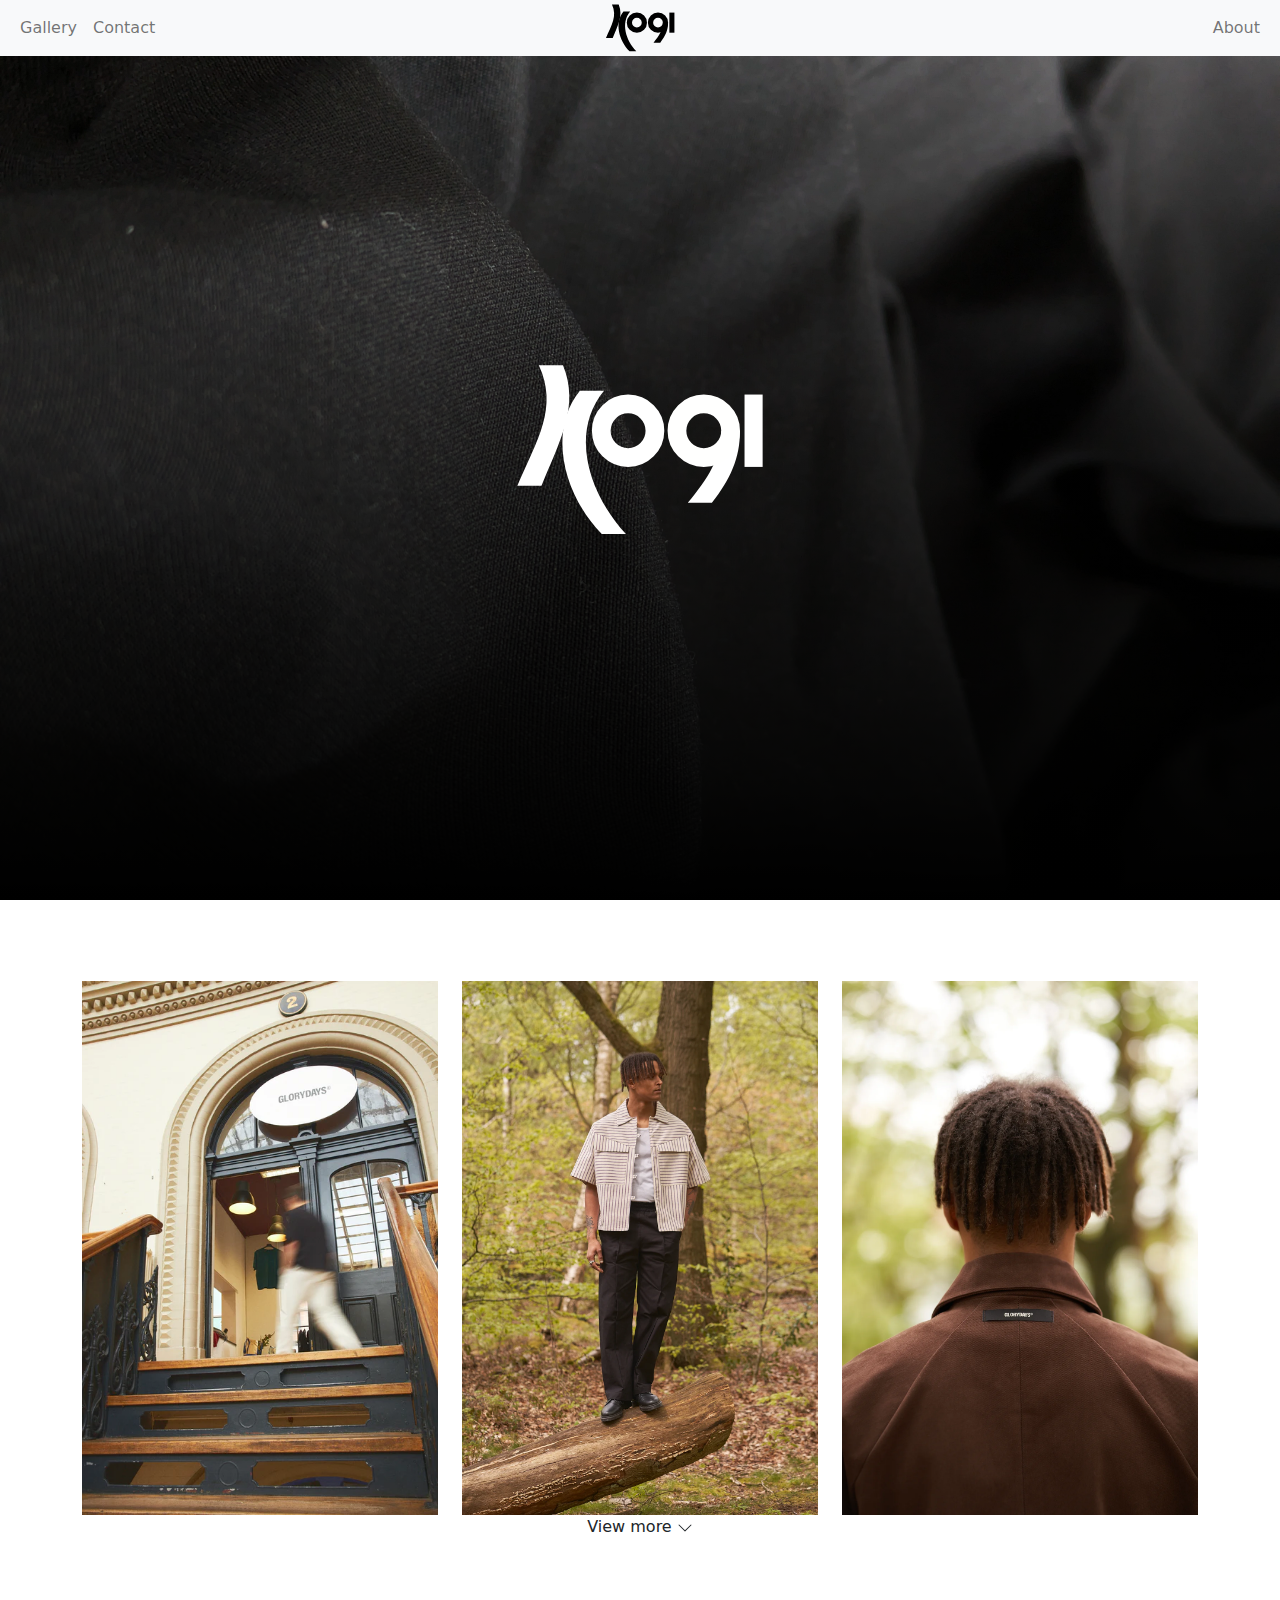
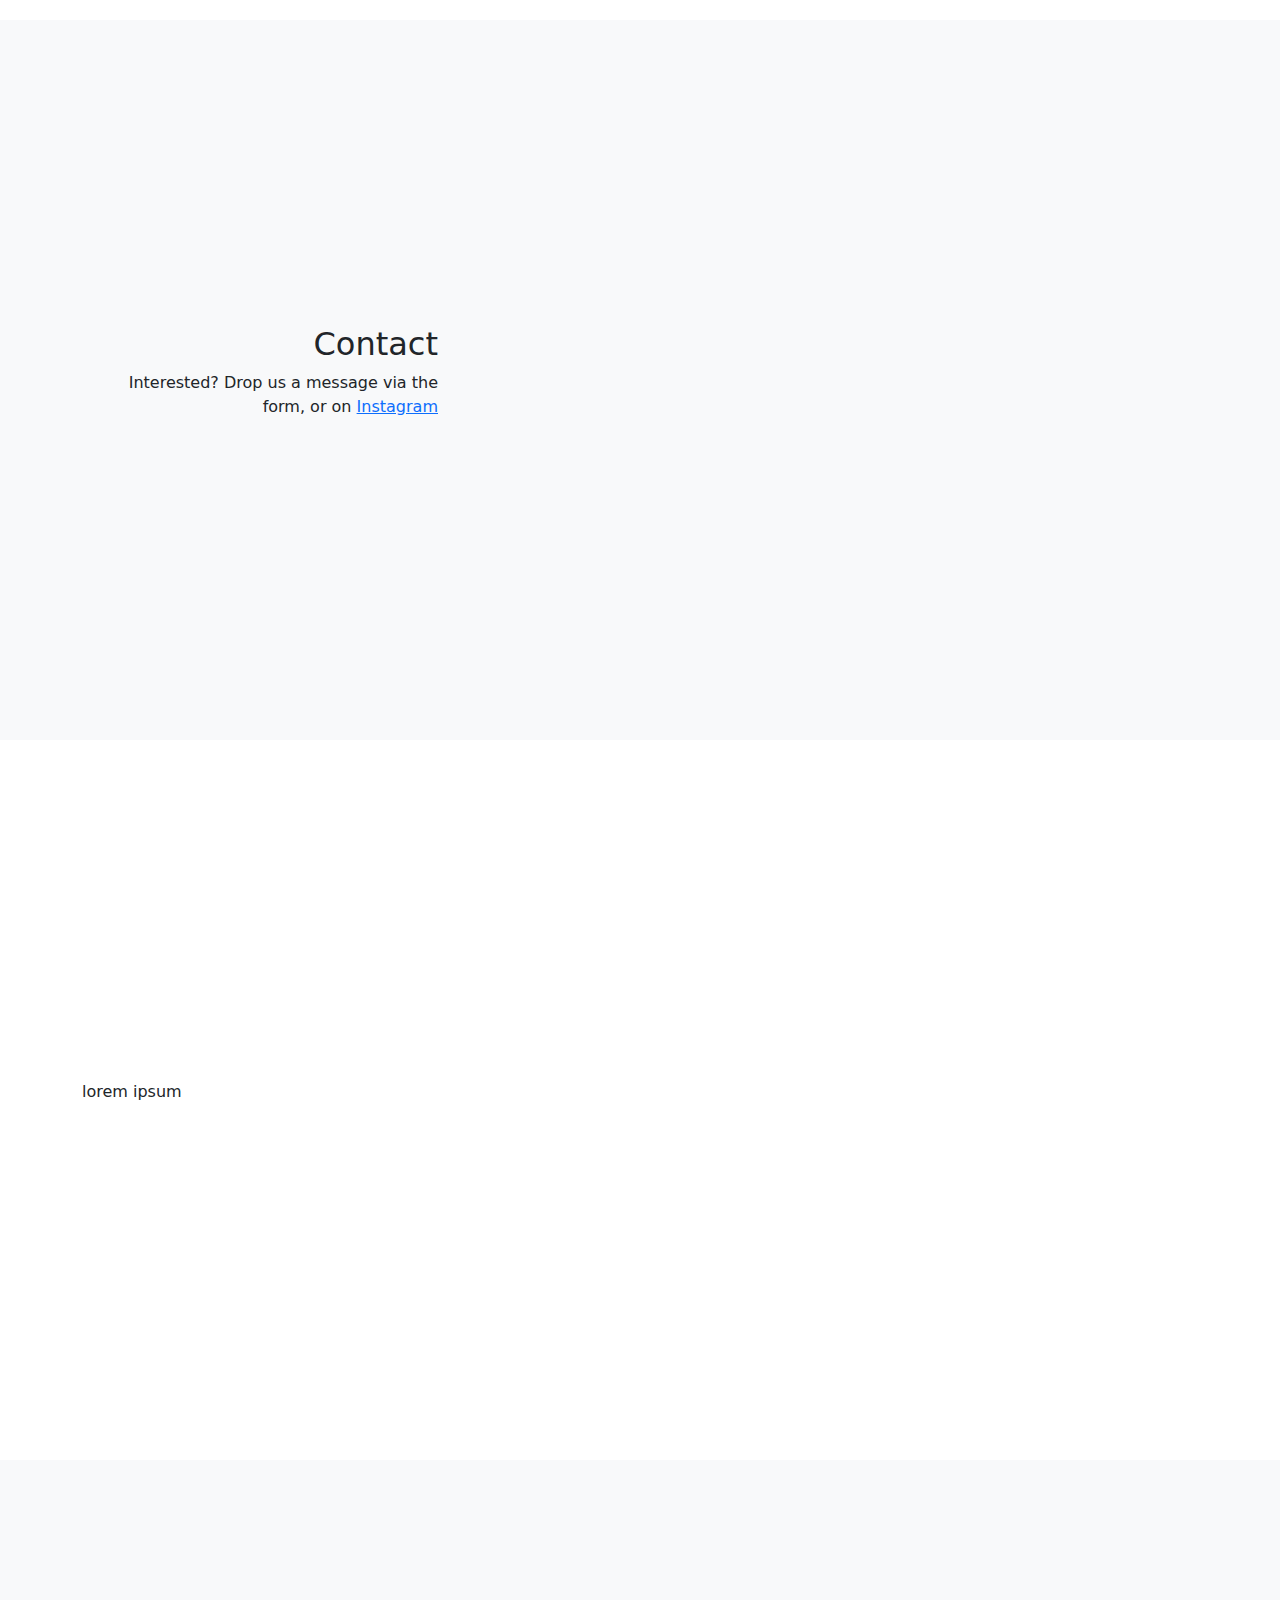
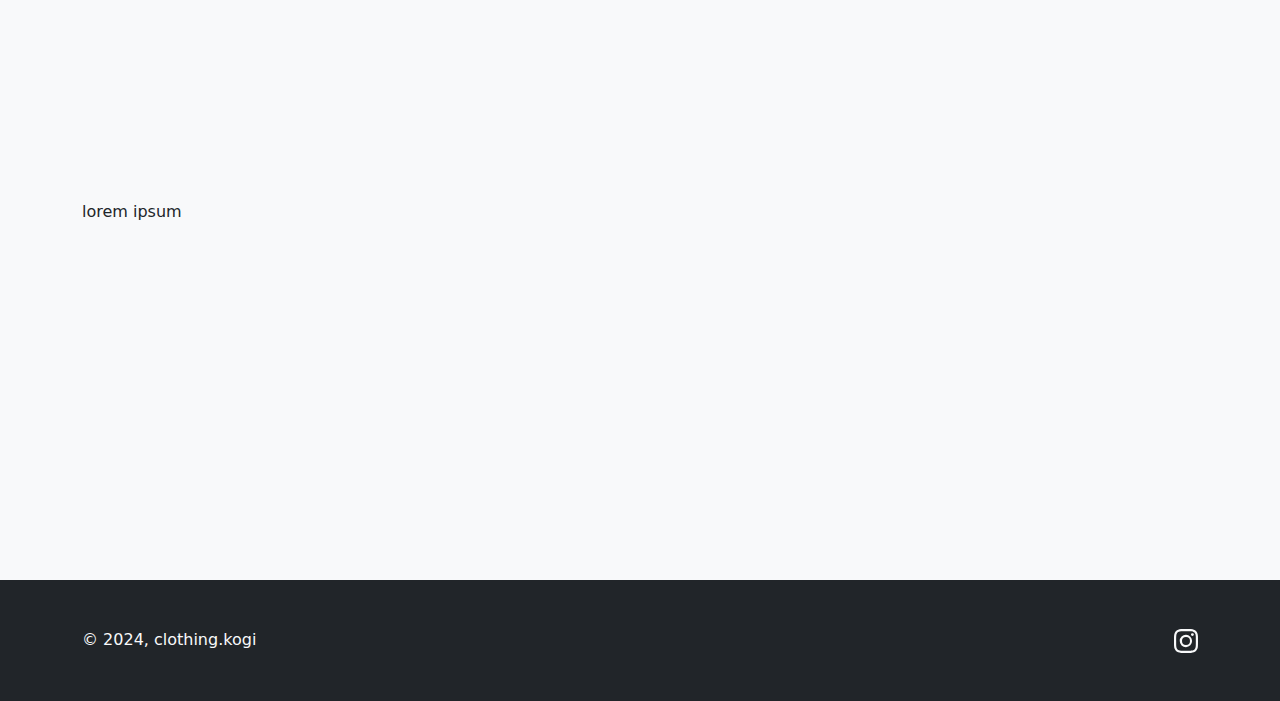
<file: index.html>
<!DOCTYPE html>
<html>
    <head>
        <!-- meta -->
        <title>Home | Kogi</title>
        <meta name="viewport" content="width=device-width, initial-scale=1.0">
        <!-- stylesheets -->
            <!-- vendor -->
            <link href="/vendor/bootstrap-5.1.3/css/bootstrap.min.css" rel="stylesheet"/>
            <!-- custom -->
            <link href="/css/main.css" rel="stylesheet"/>
            <link href="/css/theme/minimal.css" rel="stylesheet"/>
        <!-- scripts -->
            <!-- vendor -->
            <script src="vendor/bootstrap-5.1.3/js/bootstrap.min.js"></script>
            <!-- custom -->
            <script src="js/app.js" type="module"></script>
        <!-- icon -->
        <link rel="icon" type="image/ico" href="/assets/favicon.ico">
    </head>
    <body>
        <aside>
            <svg xmlns="http://www.w3.org/2000/svg" hidden>
                <symbol id="bootstrap" viewBox="0 0 118 94">
                    <title>Bootstrap</title>
                    <path fill-rule="evenodd" clip-rule="evenodd" d="M24.509 0c-6.733 0-11.715 5.893-11.492 12.284.214 6.14-.064 14.092-2.066 20.577C8.943 39.365 5.547 43.485 0 44.014v5.972c5.547.529 8.943 4.649 10.951 11.153 2.002 6.485 2.28 14.437 2.066 20.577C12.794 88.106 17.776 94 24.51 94H93.5c6.733 0 11.714-5.893 11.491-12.284-.214-6.14.064-14.092 2.066-20.577 2.009-6.504 5.396-10.624 10.943-11.153v-5.972c-5.547-.529-8.934-4.649-10.943-11.153-2.002-6.484-2.28-14.437-2.066-20.577C105.214 5.894 100.233 0 93.5 0H24.508zM80 57.863C80 66.663 73.436 72 62.543 72H44a2 2 0 01-2-2V24a2 2 0 012-2h18.437c9.083 0 15.044 4.92 15.044 12.474 0 5.302-4.01 10.049-9.119 10.88v.277C75.317 46.394 80 51.21 80 57.863zM60.521 28.34H49.948v14.934h8.905c6.884 0 10.68-2.772 10.68-7.727 0-4.643-3.264-7.207-9.012-7.207zM49.948 49.2v16.458H60.91c7.167 0 10.964-2.876 10.964-8.281 0-5.406-3.903-8.178-11.425-8.178H49.948z"></path>
                </symbol>
                <symbol id="facebook" viewBox="0 0 16 16">
                    <path d="M16 8.049c0-4.446-3.582-8.05-8-8.05C3.58 0-.002 3.603-.002 8.05c0 4.017 2.926 7.347 6.75 7.951v-5.625h-2.03V8.05H6.75V6.275c0-2.017 1.195-3.131 3.022-3.131.876 0 1.791.157 1.791.157v1.98h-1.009c-.993 0-1.303.621-1.303 1.258v1.51h2.218l-.354 2.326H9.25V16c3.824-.604 6.75-3.934 6.75-7.951z"></path>
                </symbol>
                <symbol id="instagram" viewBox="0 0 16 16">
                    <path d="M8 0C5.829 0 5.556.01 4.703.048 3.85.088 3.269.222 2.76.42a3.9 3.9 0 0 0-1.417.923A3.9 3.9 0 0 0 .42 2.76C.222 3.268.087 3.85.048 4.7.01 5.555 0 5.827 0 8.001c0 2.172.01 2.444.048 3.297.04.852.174 1.433.372 1.942.205.526.478.972.923 1.417.444.445.89.719 1.416.923.51.198 1.09.333 1.942.372C5.555 15.99 5.827 16 8 16s2.444-.01 3.298-.048c.851-.04 1.434-.174 1.943-.372a3.9 3.9 0 0 0 1.416-.923c.445-.445.718-.891.923-1.417.197-.509.332-1.09.372-1.942C15.99 10.445 16 10.173 16 8s-.01-2.445-.048-3.299c-.04-.851-.175-1.433-.372-1.941a3.9 3.9 0 0 0-.923-1.417A3.9 3.9 0 0 0 13.24.42c-.51-.198-1.092-.333-1.943-.372C10.443.01 10.172 0 7.998 0zm-.717 1.442h.718c2.136 0 2.389.007 3.232.046.78.035 1.204.166 1.486.275.373.145.64.319.92.599s.453.546.598.92c.11.281.24.705.275 1.485.039.843.047 1.096.047 3.231s-.008 2.389-.047 3.232c-.035.78-.166 1.203-.275 1.485a2.5 2.5 0 0 1-.599.919c-.28.28-.546.453-.92.598-.28.11-.704.24-1.485.276-.843.038-1.096.047-3.232.047s-2.39-.009-3.233-.047c-.78-.036-1.203-.166-1.485-.276a2.5 2.5 0 0 1-.92-.598 2.5 2.5 0 0 1-.6-.92c-.109-.281-.24-.705-.275-1.485-.038-.843-.046-1.096-.046-3.233s.008-2.388.046-3.231c.036-.78.166-1.204.276-1.486.145-.373.319-.64.599-.92s.546-.453.92-.598c.282-.11.705-.24 1.485-.276.738-.034 1.024-.044 2.515-.045zm4.988 1.328a.96.96 0 1 0 0 1.92.96.96 0 0 0 0-1.92m-4.27 1.122a4.109 4.109 0 1 0 0 8.217 4.109 4.109 0 0 0 0-8.217m0 1.441a2.667 2.667 0 1 1 0 5.334 2.667 2.667 0 0 1 0-5.334"/>
                </symbol>
                <symbol id="twitter" viewBox="0 0 16 16">
                    <path d="M5.026 15c6.038 0 9.341-5.003 9.341-9.334 0-.14 0-.282-.006-.422A6.685 6.685 0 0 0 16 3.542a6.658 6.658 0 0 1-1.889.518 3.301 3.301 0 0 0 1.447-1.817 6.533 6.533 0 0 1-2.087.793A3.286 3.286 0 0 0 7.875 6.03a9.325 9.325 0 0 1-6.767-3.429 3.289 3.289 0 0 0 1.018 4.382A3.323 3.323 0 0 1 .64 6.575v.045a3.288 3.288 0 0 0 2.632 3.218 3.203 3.203 0 0 1-.865.115 3.23 3.23 0 0 1-.614-.057 3.283 3.283 0 0 0 3.067 2.277A6.588 6.588 0 0 1 .78 13.58a6.32 6.32 0 0 1-.78-.045A9.344 9.344 0 0 0 5.026 15z"></path>
                </symbol>
            </svg>
        </aside>
        <nav class="navbar navbar-expand-md navbar-light bg-light fixed-top">
            <div class="container-fluid">
                <a class="navbar-brand abs" href="#">
                    <img src="/assets/logo.svg" style="height:50px;"/>
                </a>
                <button class="navbar-toggler me-auto" type="button" data-bs-toggle="collapse" data-bs-target="#collapseNavbar">
                    <span class="navbar-toggler-icon"></span>
                </button>
                <div class="navbar-collapse collapse" id="collapseNavbar">
                    <ul class="navbar-nav">
                        <li class="nav-item active">
                            <a class="nav-link" href="#gallery">Gallery</a>
                        </li>
                        <!-- <li class="nav-item dropdown">
                            <a class="nav-link dropdown-toggle" href="#" id="navbarScrollingDropdown" role="button" data-bs-toggle="dropdown" aria-expanded="false"> Menu </a>
                            <ul class="dropdown-menu dropdown-menu-right" aria-labelledby="navbarScrollingDropdown">
                                <li><a class="dropdown-item" href="#">Item</a></li>
                                <li><a class="dropdown-item" href="#">Item</a></li>
                                <li>
                                    <hr class="dropdown-divider">
                                </li>
                                <li><a class="dropdown-item" href="#">Item</a></li>
                            </ul>
                        </li> -->
                        <li class="nav-item">
                            <a class="nav-link" href="#contact">Contact</a>
                        </li>
                    </ul>
                    <ul class="navbar-nav ms-auto">
                        <li class="nav-item">
                            <a class="nav-link" href="#about">About</a>
                        </li>
                    </ul>
                </div>
            </div>
        </nav>
        <main>
            <!-- hero section -->
            <section class="h-100-vh bg-hero bg-fabric d-flex align-items-center">
                <div class="container-fluid d-flex justify-content-center">
                    <img src="/assets/logo-white.svg" class="h-20-vh"/>
                </div>
            </section>
            <!-- gallery -->
            <section class="min-h-80-vh d-flex align-items-center" id="gallery">
                <div class="container">
                    <div class="row" id="galleryItemsContainer">
                        <div class="col-md-6 col-lg-4">
                            <img src="/assets/gallery/FULL_17.webp" class="w-100-percent"/>
                        </div>
                        <div class="col-md-6 col-lg-4">
                            <img src="/assets/gallery/IG_LJ_6_1200x.webp" class="w-100-percent"/>
                        </div>
                        <div class="col-md-6 col-lg-4">
                            <img src="/assets/gallery/IG_LJ_71_1200x.webp" class="w-100-percent"/>
                        </div>
                        <div class="col-md-6 col-lg-4">
                            <img src="/assets/gallery/FULL_17.webp" class="w-100-percent"/>
                        </div>
                        <div class="col-md-6 col-lg-4">
                            <img src="/assets/gallery/IG_LJ_6_1200x.webp" class="w-100-percent"/>
                        </div>
                        <div class="col-md-6 col-lg-4">
                            <img src="/assets/gallery/IG_LJ_71_1200x.webp" class="w-100-percent"/>
                        </div>
                    </div>
                    <div class="row text-center" id="galleryViewMore" hidden>
                        <p class="m-0">View more <span>
                            <svg xmlns="http://www.w3.org/2000/svg" width="16" height="16" fill="currentColor" class="bi bi-chevron-down" viewBox="0 0 16 16">
                                <path fill-rule="evenodd" d="M1.646 4.646a.5.5 0 0 1 .708 0L8 10.293l5.646-5.647a.5.5 0 0 1 .708.708l-6 6a.5.5 0 0 1-.708 0l-6-6a.5.5 0 0 1 0-.708"/>
                            </svg>
                        </span></p>
                    </div>
                </div>
            </section>
            <!-- contact -->
            <section class="min-h-80-vh d-flex align-items-center" id="contact">
                <div class="container">
                    <div class="row">
                        <div class="col-md-4 text-md-end mb-2 mb-md-0">
                            <h2>Contact</h2>
                            <p>Interested? Drop us a message via the form, or on <a href="https://www.instagram.com/clothing.kogi">Instagram</a></p>
                        </div>
                        <div class="col-md-6 offset-md-1">
                            <iframe data-tally-src="https://tally.so/embed/wzzrQM?alignLeft=1&hideTitle=1&transparentBackground=1&dynamicHeight=1" loading="lazy" width="100%" height="1" frameborder="0" marginheight="0" marginwidth="0" title="Contact form"></iframe><script>var d=document,w="https://tally.so/widgets/embed.js",v=function(){"undefined"!=typeof Tally?Tally.loadEmbeds():d.querySelectorAll("iframe[data-tally-src]:not([src])").forEach((function(e){e.src=e.dataset.tallySrc}))};if("undefined"!=typeof Tally)v();else if(d.querySelector('script[src="'+w+'"]')==null){var s=d.createElement("script");s.src=w,s.onload=v,s.onerror=v,d.body.appendChild(s);}</script>
                        </div>
                    </div>
                </div>
            </section>
            <!-- testimonial -->
            <section class="min-h-80-vh d-flex align-items-center" id="testimonial">
                <div class="container">
                    <div class="row">
                        <p>lorem ipsum</p>
                    </div>
                </div>
            </section>
            <!-- about -->
            <section class="min-h-80-vh d-flex align-items-center" id="about">
                <div class="container">
                    <div class="row">
                        <p>lorem ipsum</p>
                    </div>
                </div>
            </section>
        </main>
        <footer class="bg-dark text-light py-5">
            <div class="container">
                <div class="row d-flex justify-content-between">
                    <div class="col-md-4 mb-md-0 mb-2">
                        <span>© 2024, clothing.kogi</span>
                    </div>
                    <div class="col-md-4">
                        <ul class="nav list-unstyled d-flex justify-content-md-end justify-content-start">
                            <li>
                                <a class="text-light" href="https://www.instagram.com/clothing.kogi">
                                    <svg xmlns="http://www.w3.org/2000/svg" width="24" height="24" fill="currentColor" class="bi bi-instagram" viewBox="0 0 16 16">
                                        <path d="M8 0C5.829 0 5.556.01 4.703.048 3.85.088 3.269.222 2.76.42a3.9 3.9 0 0 0-1.417.923A3.9 3.9 0 0 0 .42 2.76C.222 3.268.087 3.85.048 4.7.01 5.555 0 5.827 0 8.001c0 2.172.01 2.444.048 3.297.04.852.174 1.433.372 1.942.205.526.478.972.923 1.417.444.445.89.719 1.416.923.51.198 1.09.333 1.942.372C5.555 15.99 5.827 16 8 16s2.444-.01 3.298-.048c.851-.04 1.434-.174 1.943-.372a3.9 3.9 0 0 0 1.416-.923c.445-.445.718-.891.923-1.417.197-.509.332-1.09.372-1.942C15.99 10.445 16 10.173 16 8s-.01-2.445-.048-3.299c-.04-.851-.175-1.433-.372-1.941a3.9 3.9 0 0 0-.923-1.417A3.9 3.9 0 0 0 13.24.42c-.51-.198-1.092-.333-1.943-.372C10.443.01 10.172 0 7.998 0zm-.717 1.442h.718c2.136 0 2.389.007 3.232.046.78.035 1.204.166 1.486.275.373.145.64.319.92.599s.453.546.598.92c.11.281.24.705.275 1.485.039.843.047 1.096.047 3.231s-.008 2.389-.047 3.232c-.035.78-.166 1.203-.275 1.485a2.5 2.5 0 0 1-.599.919c-.28.28-.546.453-.92.598-.28.11-.704.24-1.485.276-.843.038-1.096.047-3.232.047s-2.39-.009-3.233-.047c-.78-.036-1.203-.166-1.485-.276a2.5 2.5 0 0 1-.92-.598 2.5 2.5 0 0 1-.6-.92c-.109-.281-.24-.705-.275-1.485-.038-.843-.046-1.096-.046-3.233s.008-2.388.046-3.231c.036-.78.166-1.204.276-1.486.145-.373.319-.64.599-.92s.546-.453.92-.598c.282-.11.705-.24 1.485-.276.738-.034 1.024-.044 2.515-.045zm4.988 1.328a.96.96 0 1 0 0 1.92.96.96 0 0 0 0-1.92m-4.27 1.122a4.109 4.109 0 1 0 0 8.217 4.109 4.109 0 0 0 0-8.217m0 1.441a2.667 2.667 0 1 1 0 5.334 2.667 2.667 0 0 1 0-5.334"/>
                                    </svg>
                                </a>
                            </li>
                        </ul>
                    </div>
                </div>
            </div>
        </footer>
    </body>
</html>
</file>
<file: css/main.css>
@import url("/css/frame.css");

.navbar-brand.abs {
    position: absolute;
    width: auto;
    left: 50%;
    transform: translateX(-50%);
    text-align: center;
}

.bg-fabric {
    background-image: linear-gradient(#00000000,#000000), url("/assets/fabric-black-landscape.webp");
}

.navbar {
    opacity: 0;
    transition: opacity 0.5s;
}

.navbar:hover {
    opacity: 1;
}

section:nth-child(odd) {
    background-color: var(--bs-light);
}

#galleryViewMore {
    cursor: pointer;
}

footer nav a {
    margin-right: 15px;
}
</file>
<file: css/theme/minimal.css>
:root {
    --bs-body-bg: var(--bs-white);
}
</file>
